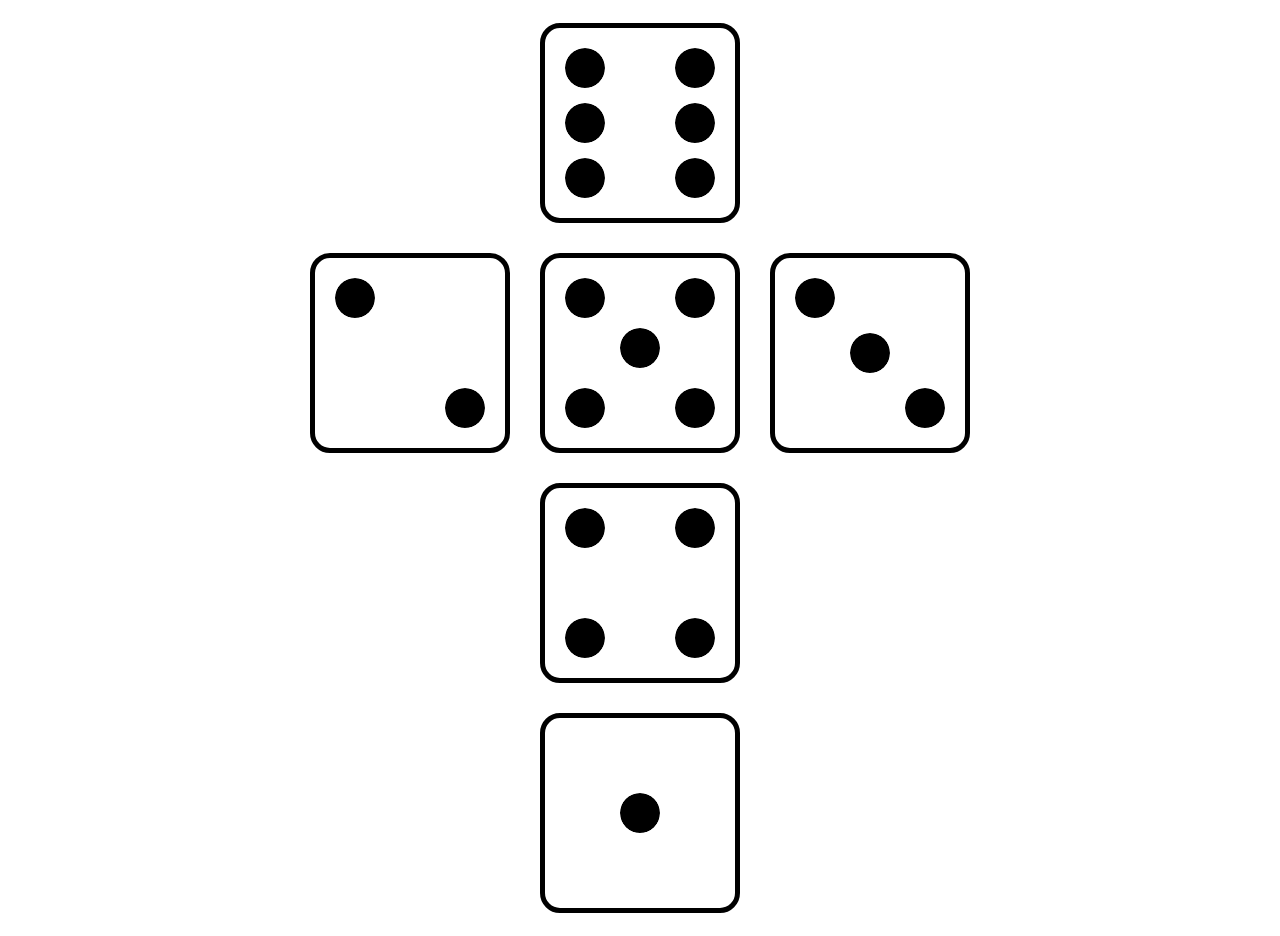
<file: 1/index.html>
<!DOCTYPE html>
<html>
    
<head>
    <link rel="stylesheet"href="style.css">
    <title>Task 1</title>
 </head>
    
 <body>
   <div><ul class="dice six">
         <li class="point"></li>  
         <li class="point"></li>  
         <li class="point"></li>  
         <li class="point"></li>  
         <li class="point"></li>  
         <li class="point"></li>  
       </ul></div>
     
   <div> <ul class="dice two">
         <li class="point"></li>
         <li class="point"></li>  
   </ul>
     
     <ul class="dice five">
         <li class="point"></li>
         <li class="point"></li>  
         <li class="point"></li>  
         <li class="point"></li>  
         <li class="point"></li>  
   </ul>
     
     <ul class="dice three">  
         <li class="point"></li>  
         <li class="point"></li>  
         <li class="point"></li>  
   </ul></div>
     
    <div> <ul class="dice four">
        <li class="point"></li>    
        <li class="point"></li>  
        <li class="point"></li>     
        <li class="point"></li>  
   </ul></div>
     
    <div><ul class="dice one">
         <li class="point"></li>  
   </ul></div> 
      
 </body>
</html>
</file>
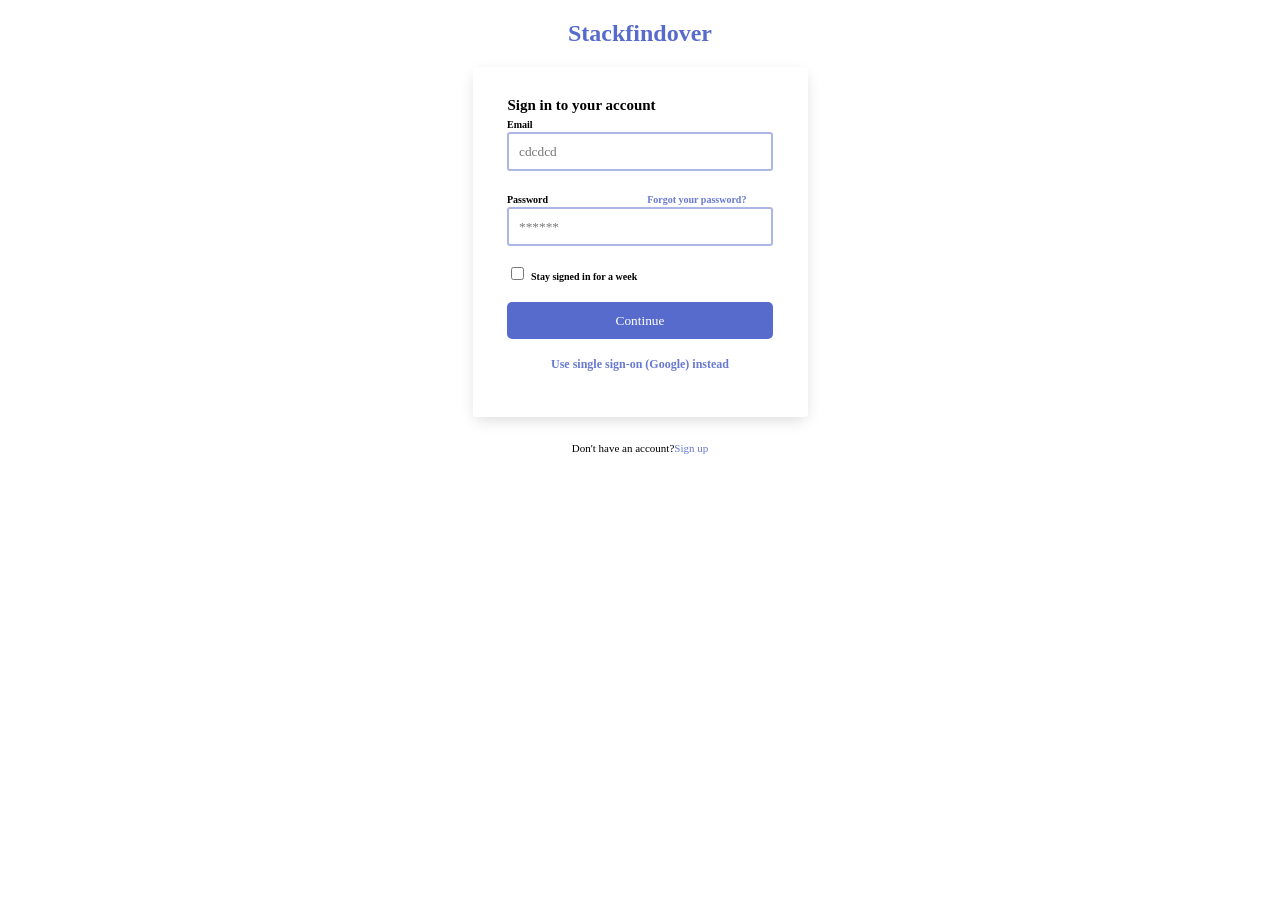
<file: 2/index.html>
<!doctype html>
<html>
<head>
    <meta charset="utf-8">
    <link rel="stylesheet" href="styles.css">
    <title>Task 2</title>
    </head>
    <body>
    <main>
        <h2>Stackfindover</h2>
        <div class="register">
            <b class="title1">Sign in to your account</b>
            <div class="form-fields">
            <div class="form-field">
                <label for="email"><b>Email</b></label><br>
                <input type="text" placeholder="cdcdcd"><br><br>  
            </div>
                <div class="form-field">
                    <label for="psw"><b>Password</b></label>
                    <a  href="https://www.google.com/" id="forgot"><b>Forgot your password?</b></a><br>
                <input type="password" placeholder="******"><br><br>
                    <input id="flag" type="checkbox" name="option1" value="a">
                    <label for="sign-in"><b>Stay signed in for a week</b></label><br><br>
                    <button class="button_continue">Continue</button><br><br>
                    
            <a id="flag1" href="https://goo.gl/maps/NpjGp9hydC8yEeUk8"><b>Use single sign-on (Google) instead</b></a>
            
        </div>
        </div>   
        </div>
        </main>
            
        <div class="dont"> Don't have an account?  
        <a href="https://www.facebook.com/">   Sign up </a> </div>
          
    </body>
</html>
</file>
<file: 1/style.css>
.dice {
   
    list-style: none;
    padding: 20px;
    width: 200px;
    height:200px;
    border: solid 5px #000;
    border-radius: 20px;
    box-sizing: border-box;
    display: inline-flex;
    margin: 15px;
}

div {
    display: flex;   
    justify-content: center;    
}

.point {
    outline: solid 2px white;
}

.point {
    content="";
    display: inline-block;
    width: 40px;
    height: 40px;
    background-color: black;
    border-radius: 50%; 
}

.six { 
    justify-content: space-between;
    align-items: space-between;
    flex-flow: wrap column;  
}

.six .point:nth-of-type(4) {
    margin-left: 70px;
}
.six .point:nth-of-type(5) {
    margin-left: 70px;
}
.six .point:nth-of-type(6) {
    margin-left: 70px;
}

.two {
  justify-content: space-between;
}

.two .point:nth-of-type(2) {
  align-self: flex-end;
}
.five {
    
    flex-wrap: wrap;
    justify-content: space-between;
    align-content: space-between;
}

.five .point:nth-of-type(2) {
    margin-top: 50px;
}

.three {
    justify-content: space-between;
    align-items: center;
}
.three .point:nth-of-type(3) {
  align-self: flex-end;
}
.three .point:nth-of-type(2) {
  align-self: center;
}
.three .point:nth-of-type(1) {
  align-self: flex-start;
}

.four {
    flex-direction: row;
    flex-wrap: wrap;
    justify-content: space-between;
}

.four .point:nth-of-type(2) {
    margin-left: 70px;
}

.four .point:nth-of-type(3) {
    margin-top: 70px;
}

.four .point:nth-of-type(4) {
    margin-top: 70px;
}

.one {  
    justify-content: center;
    align-items: center;
}

.one {  
    justify-content: center;
    align-items: center;
}
</file>
<file: 2/styles.css>
h2 {display:flex;
    justify-content: center;
    color: #576BCD;
    font-family: tahoma;
     margin: 20px;
}
a {
    color: #6779D1;
    font-family: tahoma;
    text-decoration: none;
    cursor: pointer;
}
.button_continue {
    width: 266px;
    font-family: tahoma;
    height: 37px; 
    color: white;
    background-color:#576BCD;
    border-radius: 5px;
    box-shadow: none;
    border-style: none;
    cursor: pointer;
}
input {
    width: 250px;
    height: 33px; 
    border-radius: 3px;
    box-shadow: none;
    border: 2px solid #ADB7E5;
    color: #464A5B;
    font-family: tahoma;
    cursor: pointer;
    padding-left: 10px;
    
}
.register {
    font-family: tahoma;
    border-radius: 3px;
    box-shadow: 1;  
    display: flex;
    justify-items: start;
    align-items: center;
    justify-items:center;
    margin: 0 auto;
    width: 335px;
    height: 350px;
    flex-direction: column;
    box-shadow: 0px 5px 15px -3px #D7D7D9;
}
.title1 {
   display: flex;
    align-self: flex-start;
    margin-left: 35px;
    margin-top: 30px;
    font-size: 15px;
}
.dont {
    display: flex;
    justify-content: center;
    margin:25px;
    font-size: 11px;
    font-family: tahoma;
}
label {
    font-size: 10px;

}

#flag {
    width: 13px;
    height: 13px; 
}

#flag1 {
    display: flex;
    font-size: 12px;
    justify-content: center;
}

#forgot {
    padding-left: 95px;
    font-size: 10px;
}
</file>
